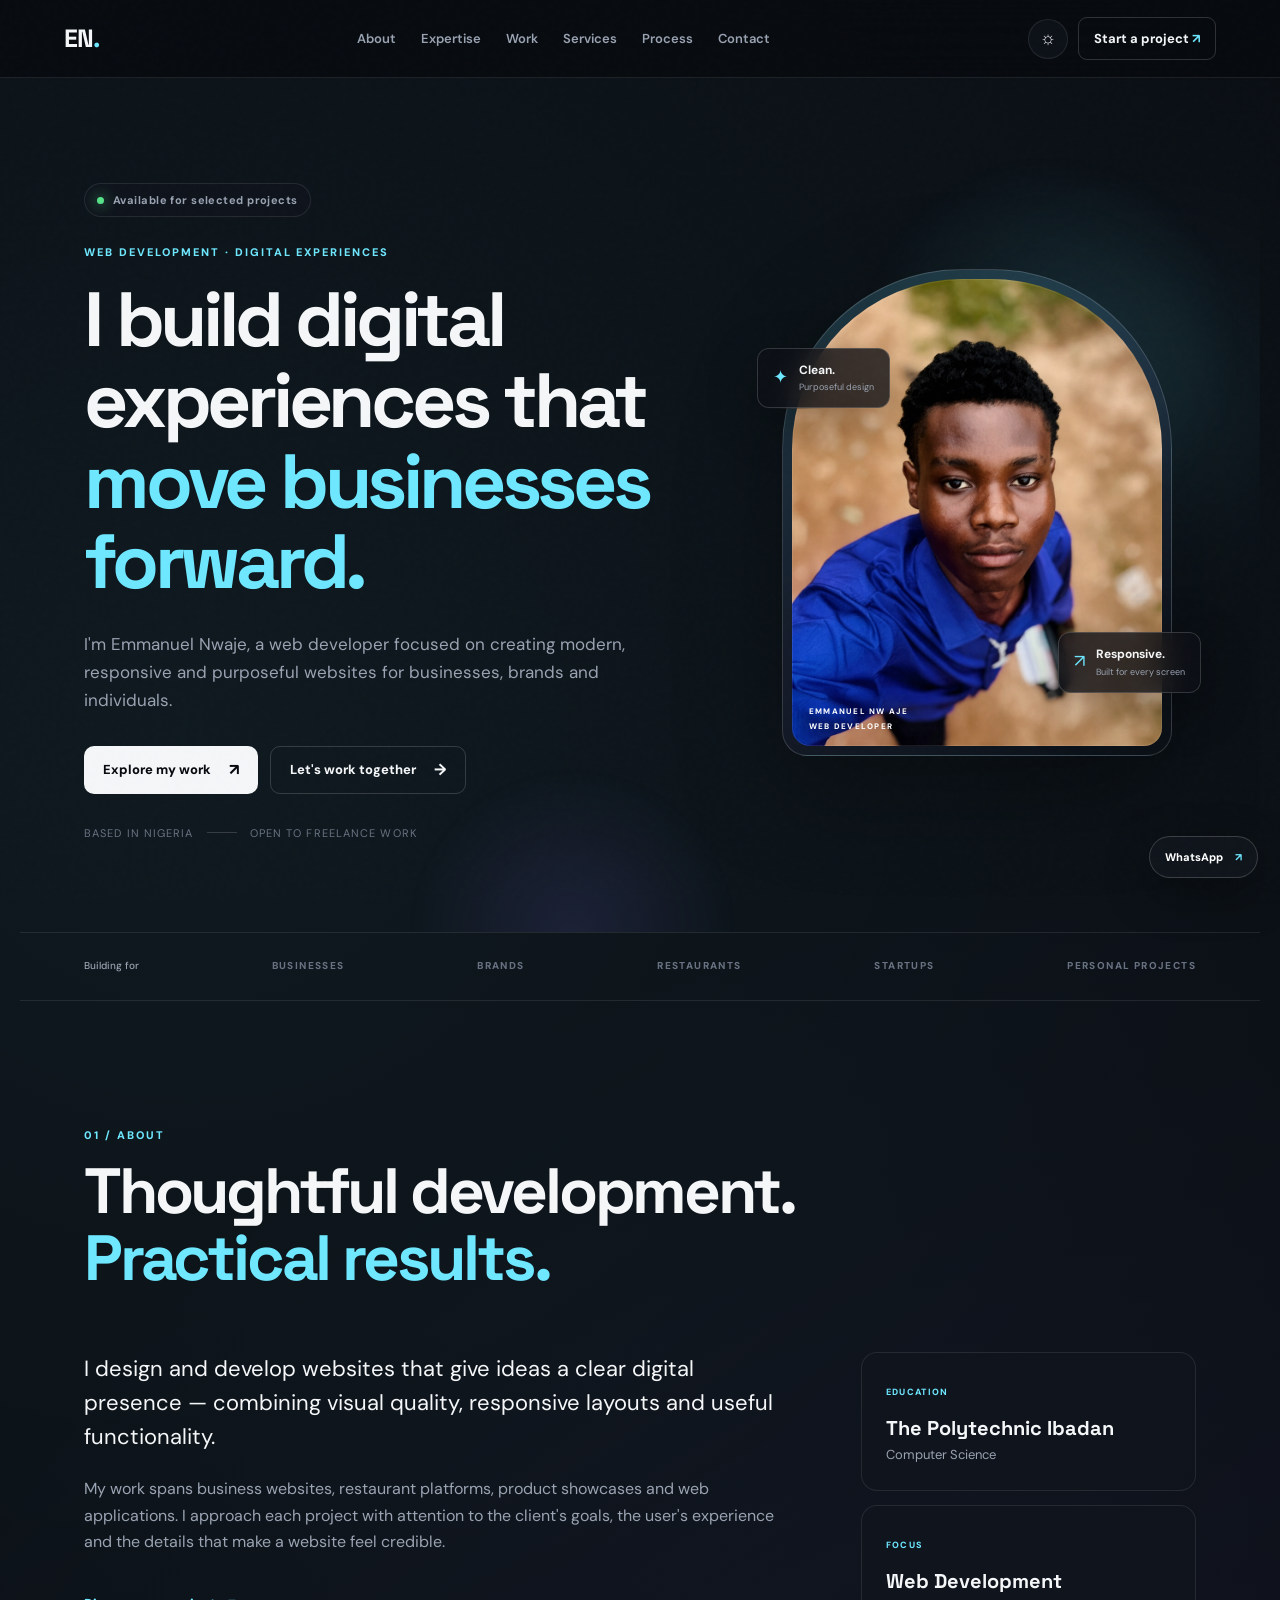
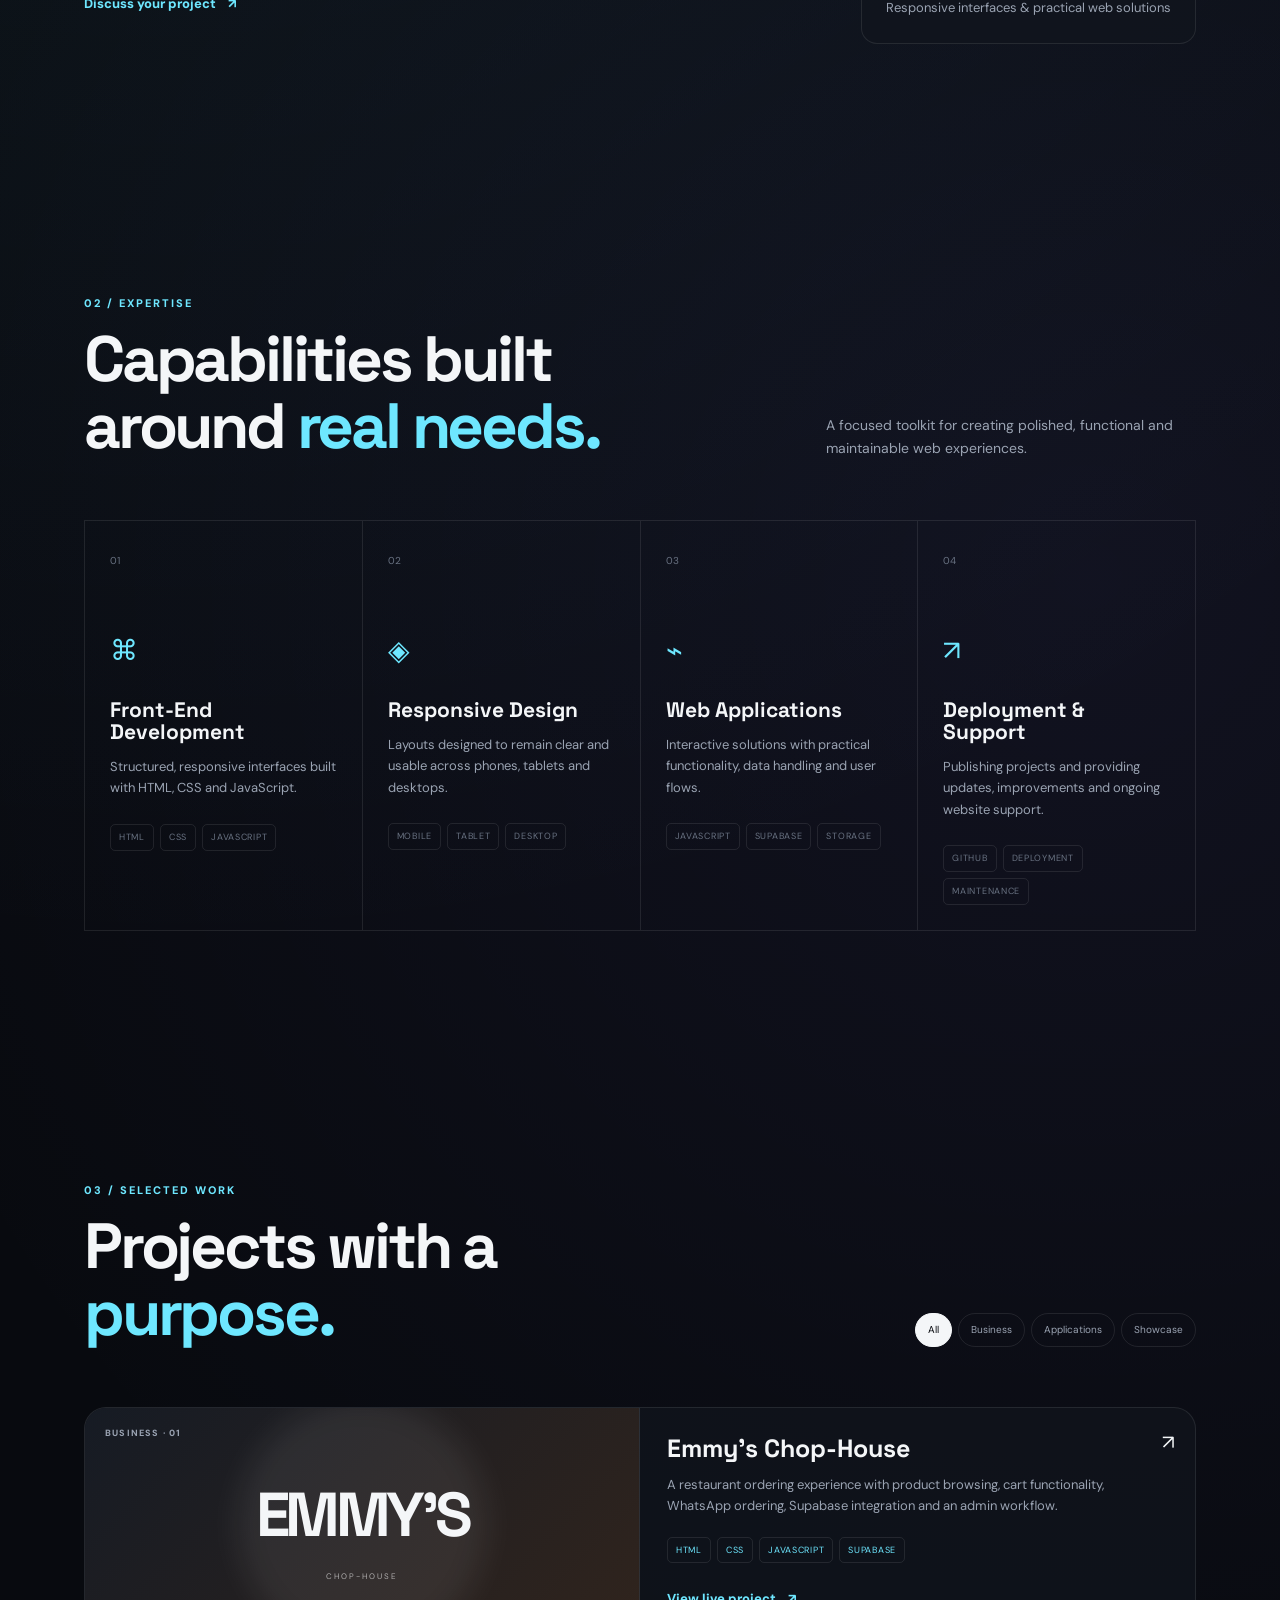
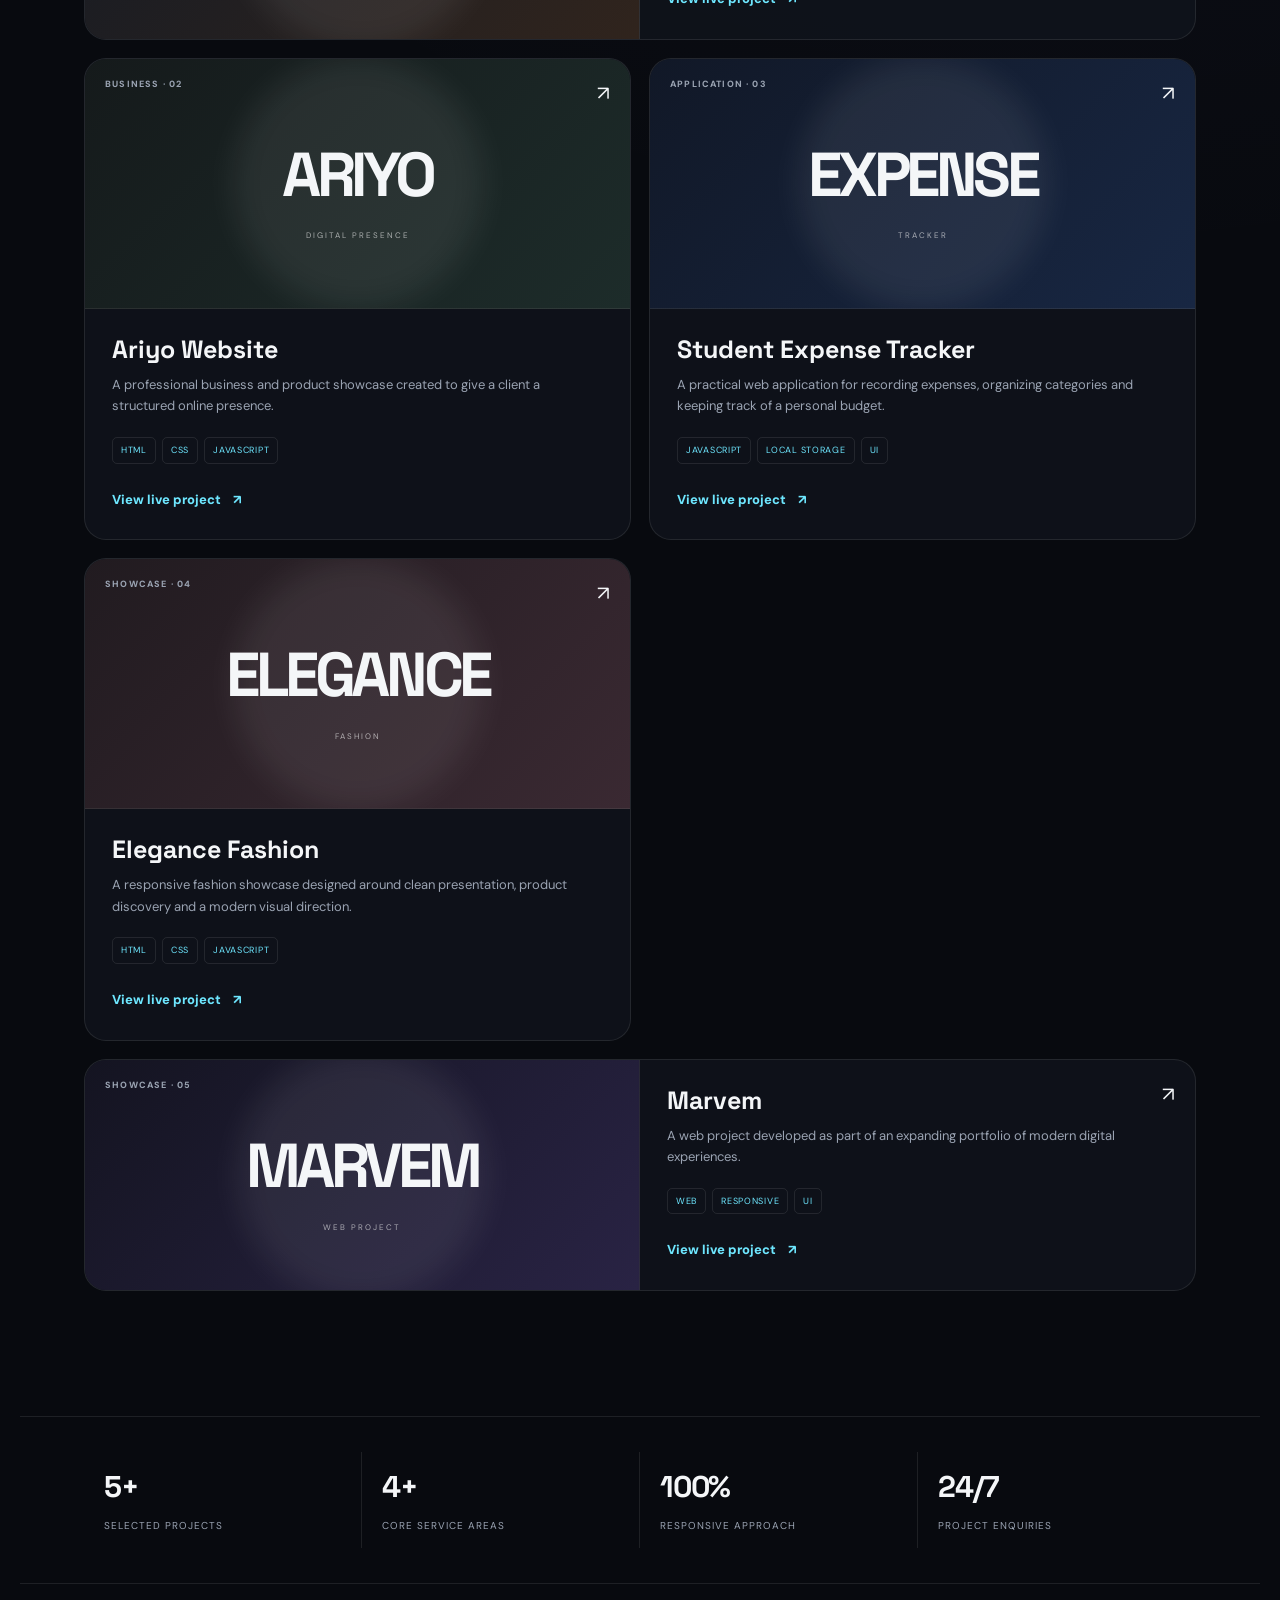
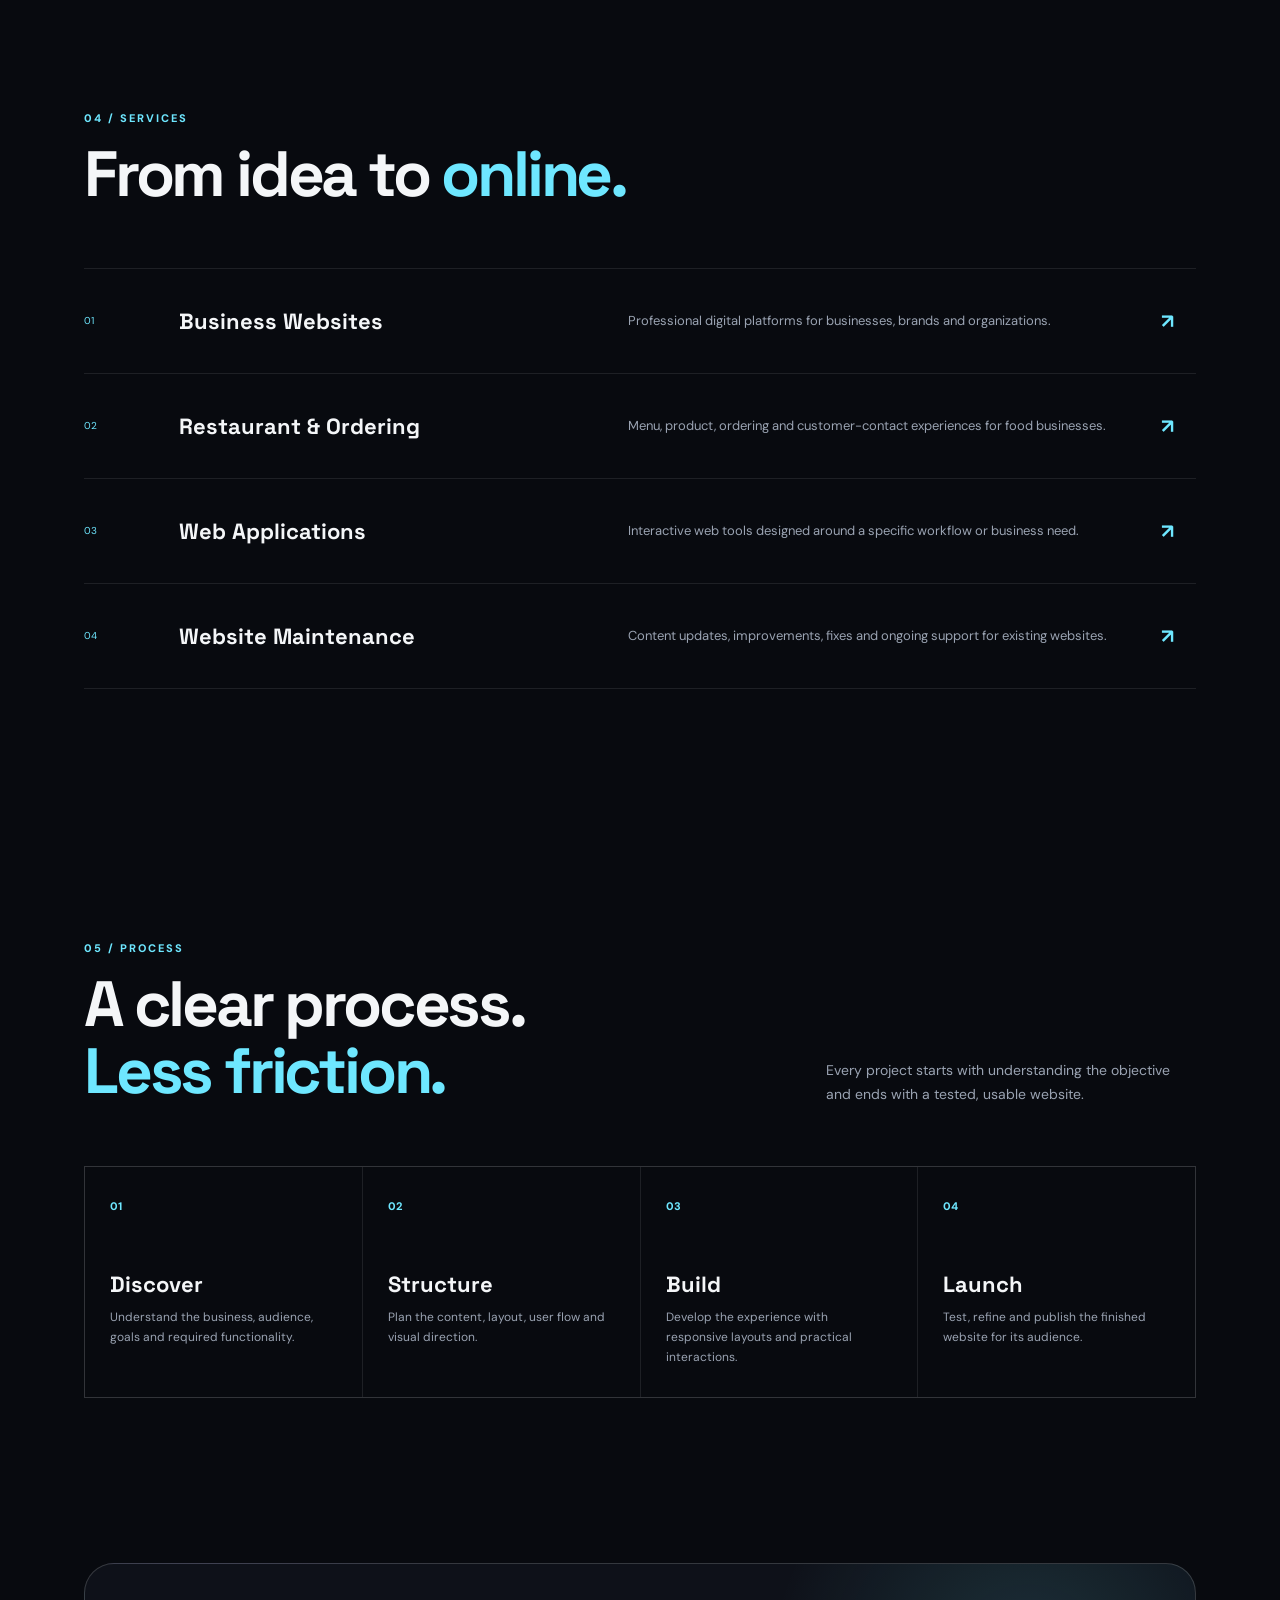
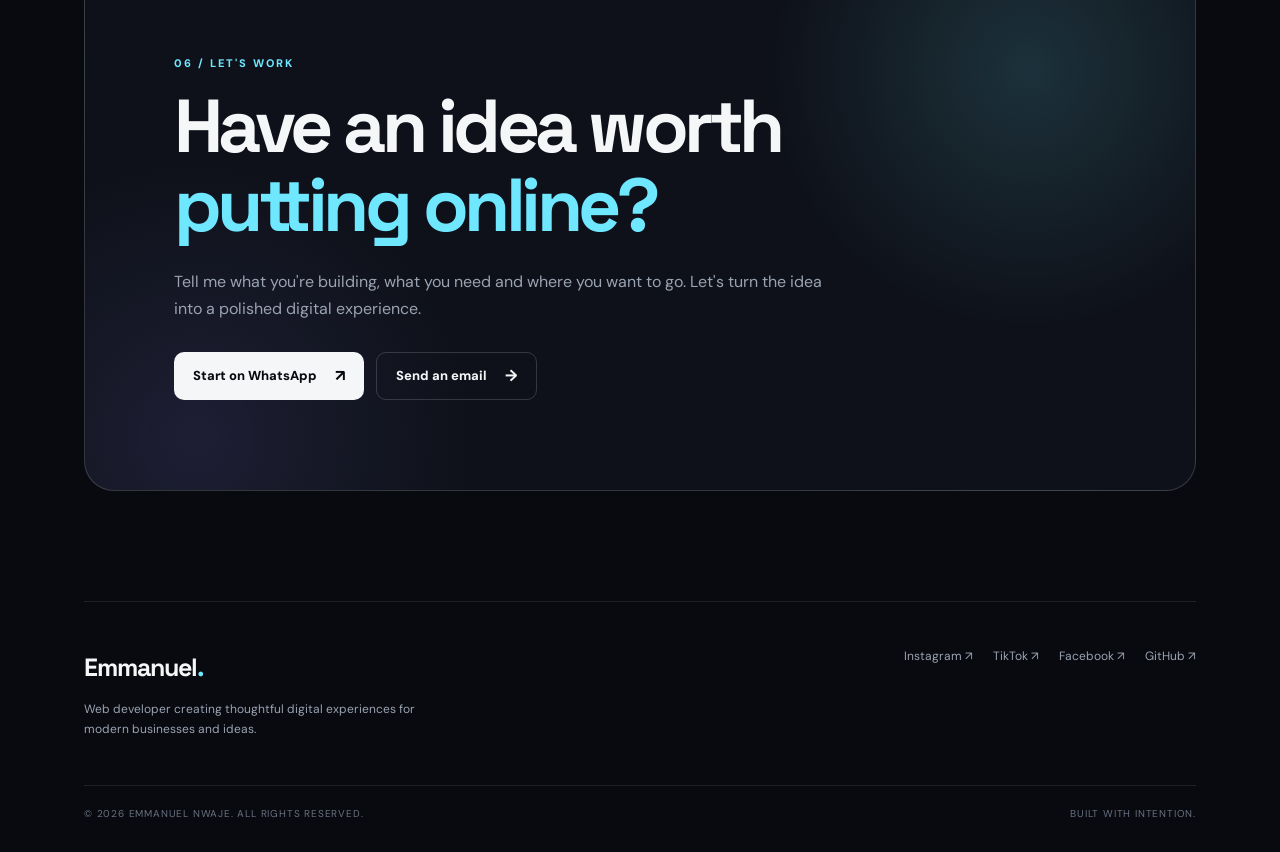
<file: index.html>
<!DOCTYPE html>
<html lang="en">
<head>
    <meta charset="UTF-8">
    <meta name="viewport" content="width=device-width, initial-scale=1.0">
    <meta name="description" content="Emmanuel Nwaje — Web developer creating modern, responsive digital experiences for businesses, brands and individuals.">
    <meta name="theme-color" content="#080a0f">
    <title>Emmanuel Nwaje | Web Developer</title>
    <link rel="preconnect" href="https://fonts.googleapis.com">
    <link rel="preconnect" href="https://fonts.gstatic.com" crossorigin>
    <link href="https://fonts.googleapis.com/css2?family=DM+Sans:wght@400;500;600;700&family=Space+Grotesk:wght@400;500;600;700&display=swap" rel="stylesheet">
    <link rel="stylesheet" href="style.css">
</head>
<body>

    <div class="site-noise"></div>

    <header class="header" id="top">
        <a href="#home" class="logo" aria-label="Emmanuel Nwaje home">
            EN<span>.</span>
        </a>

        <nav class="nav" id="nav">
            <a href="#about">About</a>
            <a href="#expertise">Expertise</a>
            <a href="#projects">Work</a>
            <a href="#services">Services</a>
            <a href="#process">Process</a>
            <a href="#contact">Contact</a>
        </nav>

        <div class="header-actions">
            <button class="theme-toggle" id="theme-toggle" aria-label="Toggle theme">☼</button>
            <a class="header-cta" href="#contact">Start a project <span>↗</span></a>
            <button class="menu-toggle" id="menu-toggle" aria-label="Open navigation" aria-expanded="false">
                <span></span><span></span><span></span>
            </button>
        </div>
    </header>

    <main>
        <section class="hero" id="home">
            <div class="hero-orb orb-one"></div>
            <div class="hero-orb orb-two"></div>

            <div class="hero-copy reveal">
                <div class="eyebrow"><span class="status-dot"></span> Available for selected projects</div>

                <p class="hero-kicker">WEB DEVELOPMENT · DIGITAL EXPERIENCES</p>

                <h1>I build digital experiences that <em>move businesses forward.</em></h1>

                <p class="hero-description">
                    I'm Emmanuel Nwaje, a web developer focused on creating modern,
                    responsive and purposeful websites for businesses, brands and individuals.
                </p>

                <div class="hero-actions">
                    <a href="#projects" class="btn btn-primary">Explore my work <span>↗</span></a>
                    <a href="#contact" class="btn btn-ghost">Let's work together <span>→</span></a>
                </div>

                <div class="hero-meta">
                    <span>Based in Nigeria</span>
                    <span class="meta-line"></span>
                    <span>Open to freelance work</span>
                </div>
            </div>

            <div class="hero-visual reveal reveal-delay">
                <div class="portrait-frame">
                    <div class="portrait-glow"></div>
                    <img src="images/profile.jpg" alt="Portrait of Emmanuel Nwaje">
                    <div class="portrait-label">
                        <span>EMMANUEL NW AJE</span>
                        <span>WEB DEVELOPER</span>
                    </div>
                </div>
                <div class="floating-card card-top">
                    <span class="mini-icon">✦</span>
                    <div><strong>Clean.</strong><small>Purposeful design</small></div>
                </div>
                <div class="floating-card card-bottom">
                    <span class="mini-icon">↗</span>
                    <div><strong>Responsive.</strong><small>Built for every screen</small></div>
                </div>
            </div>
        </section>

        <section class="trust-strip reveal">
            <p>Building for</p>
            <span>BUSINESSES</span>
            <span>BRANDS</span>
            <span>RESTAURANTS</span>
            <span>STARTUPS</span>
            <span>PERSONAL PROJECTS</span>
        </section>

        <section class="section about-section" id="about">
            <div class="section-heading reveal">
                <p class="section-label">01 / ABOUT</p>
                <h2>Thoughtful development.<br><em>Practical results.</em></h2>
            </div>

            <div class="about-grid">
                <div class="about-main reveal">
                    <p class="lead">
                        I design and develop websites that give ideas a clear digital presence —
                        combining visual quality, responsive layouts and useful functionality.
                    </p>
                    <p>
                        My work spans business websites, restaurant platforms, product showcases
                        and web applications. I approach each project with attention to the
                        client's goals, the user's experience and the details that make a website
                        feel credible.
                    </p>
                    <a class="text-link" href="#contact">Discuss your project <span>↗</span></a>
                </div>

                <div class="about-side reveal">
                    <div class="info-card">
                        <span class="card-index">EDUCATION</span>
                        <h3>The Polytechnic Ibadan</h3>
                        <p>Computer Science</p>
                    </div>
                    <div class="info-card">
                        <span class="card-index">FOCUS</span>
                        <h3>Web Development</h3>
                        <p>Responsive interfaces & practical web solutions</p>
                    </div>
                </div>
            </div>
        </section>

        <section class="section expertise-section" id="expertise">
            <div class="section-heading split-heading reveal">
                <div>
                    <p class="section-label">02 / EXPERTISE</p>
                    <h2>Capabilities built<br>around <em>real needs.</em></h2>
                </div>
                <p class="heading-note">A focused toolkit for creating polished, functional and maintainable web experiences.</p>
            </div>

            <div class="expertise-grid">
                <article class="expertise-card reveal">
                    <span class="expertise-number">01</span>
                    <div class="expertise-icon">⌘</div>
                    <h3>Front-End Development</h3>
                    <p>Structured, responsive interfaces built with HTML, CSS and JavaScript.</p>
                    <div class="tech-row"><span>HTML</span><span>CSS</span><span>JavaScript</span></div>
                </article>

                <article class="expertise-card reveal">
                    <span class="expertise-number">02</span>
                    <div class="expertise-icon">◈</div>
                    <h3>Responsive Design</h3>
                    <p>Layouts designed to remain clear and usable across phones, tablets and desktops.</p>
                    <div class="tech-row"><span>Mobile</span><span>Tablet</span><span>Desktop</span></div>
                </article>

                <article class="expertise-card reveal">
                    <span class="expertise-number">03</span>
                    <div class="expertise-icon">⌁</div>
                    <h3>Web Applications</h3>
                    <p>Interactive solutions with practical functionality, data handling and user flows.</p>
                    <div class="tech-row"><span>JavaScript</span><span>Supabase</span><span>Storage</span></div>
                </article>

                <article class="expertise-card reveal">
                    <span class="expertise-number">04</span>
                    <div class="expertise-icon">↗</div>
                    <h3>Deployment & Support</h3>
                    <p>Publishing projects and providing updates, improvements and ongoing website support.</p>
                    <div class="tech-row"><span>GitHub</span><span>Deployment</span><span>Maintenance</span></div>
                </article>
            </div>
        </section>

        <section class="section projects-section" id="projects">
            <div class="section-heading split-heading reveal">
                <div>
                    <p class="section-label">03 / SELECTED WORK</p>
                    <h2>Projects with a<br><em>purpose.</em></h2>
                </div>
                <div class="project-filter" role="group" aria-label="Project filters">
                    <button class="filter active" data-filter="all">All</button>
                    <button class="filter" data-filter="business">Business</button>
                    <button class="filter" data-filter="app">Applications</button>
                    <button class="filter" data-filter="showcase">Showcase</button>
                </div>
            </div>

            <div class="projects-grid">
                <article class="project-card featured reveal" data-category="business">
                    <div class="project-top">
                        <span class="project-type">BUSINESS · 01</span>
                        <a href="https://emmanuelnwaje-beep.github.io/emmys-chop-house/" target="_blank" rel="noopener" aria-label="Open Emmy's Chop-House">↗</a>
                    </div>
                    <div class="project-visual project-food">
                        <span>EMMY'S</span><small>CHOP-HOUSE</small>
                    </div>
                    <div class="project-content">
                        <h3>Emmy's Chop-House</h3>
                        <p>A restaurant ordering experience with product browsing, cart functionality, WhatsApp ordering, Supabase integration and an admin workflow.</p>
                        <div class="project-tags"><span>HTML</span><span>CSS</span><span>JavaScript</span><span>Supabase</span></div>
                        <a href="https://emmanuelnwaje-beep.github.io/emmys-chop-house/" target="_blank" rel="noopener" class="project-link">View live project <span>↗</span></a>
                    </div>
                </article>

                <article class="project-card reveal" data-category="business">
                    <div class="project-top">
                        <span class="project-type">BUSINESS · 02</span>
                        <a href="https://emmanuelnwaje-beep.github.io/ariyo-website-new/" target="_blank" rel="noopener" aria-label="Open Ariyo website">↗</a>
                    </div>
                    <div class="project-visual project-ariyo">
                        <span>ARIYO</span><small>DIGITAL PRESENCE</small>
                    </div>
                    <div class="project-content">
                        <h3>Ariyo Website</h3>
                        <p>A professional business and product showcase created to give a client a structured online presence.</p>
                        <div class="project-tags"><span>HTML</span><span>CSS</span><span>JavaScript</span></div>
                        <a href="https://emmanuelnwaje-beep.github.io/ariyo-website-new/" target="_blank" rel="noopener" class="project-link">View live project <span>↗</span></a>
                    </div>
                </article>

                <article class="project-card reveal" data-category="app">
                    <div class="project-top">
                        <span class="project-type">APPLICATION · 03</span>
                        <a href="https://emmanuelnwaje-beep.github.io/student-expense-tracker/" target="_blank" rel="noopener" aria-label="Open expense tracker">↗</a>
                    </div>
                    <div class="project-visual project-expense">
                        <span>EXPENSE</span><small>TRACKER</small>
                    </div>
                    <div class="project-content">
                        <h3>Student Expense Tracker</h3>
                        <p>A practical web application for recording expenses, organizing categories and keeping track of a personal budget.</p>
                        <div class="project-tags"><span>JavaScript</span><span>Local Storage</span><span>UI</span></div>
                        <a href="https://emmanuelnwaje-beep.github.io/student-expense-tracker/" target="_blank" rel="noopener" class="project-link">View live project <span>↗</span></a>
                    </div>
                </article>

                <article class="project-card reveal" data-category="showcase">
                    <div class="project-top">
                        <span class="project-type">SHOWCASE · 04</span>
                        <a href="https://emmanuelnwaje-beep.github.io/elegance-fashion/" target="_blank" rel="noopener" aria-label="Open Elegance Fashion">↗</a>
                    </div>
                    <div class="project-visual project-fashion">
                        <span>ELEGANCE</span><small>FASHION</small>
                    </div>
                    <div class="project-content">
                        <h3>Elegance Fashion</h3>
                        <p>A responsive fashion showcase designed around clean presentation, product discovery and a modern visual direction.</p>
                        <div class="project-tags"><span>HTML</span><span>CSS</span><span>JavaScript</span></div>
                        <a href="https://emmanuelnwaje-beep.github.io/elegance-fashion/" target="_blank" rel="noopener" class="project-link">View live project <span>↗</span></a>
                    </div>
                </article>

                <article class="project-card featured reveal" data-category="showcase">
                    <div class="project-top">
                        <span class="project-type">SHOWCASE · 05</span>
                        <a href="https://emmanuelnwaje-beep.github.io/marvem/" target="_blank" rel="noopener" aria-label="Open Marvem">↗</a>
                    </div>
                    <div class="project-visual project-marvem">
                        <span>MARVEM</span><small>WEB PROJECT</small>
                    </div>
                    <div class="project-content">
                        <h3>Marvem</h3>
                        <p>A web project developed as part of an expanding portfolio of modern digital experiences.</p>
                        <div class="project-tags"><span>Web</span><span>Responsive</span><span>UI</span></div>
                        <a href="https://emmanuelnwaje-beep.github.io/marvem/" target="_blank" rel="noopener" class="project-link">View live project <span>↗</span></a>
                    </div>
                </article>
            </div>
        </section>

        <section class="stats-section reveal">
            <div class="stat"><strong data-count="5">0</strong><span>Selected projects</span></div>
            <div class="stat"><strong data-count="4">0</strong><span>Core service areas</span></div>
            <div class="stat"><strong>100%</strong><span>Responsive approach</span></div>
            <div class="stat"><strong>24/7</strong><span>Project enquiries</span></div>
        </section>

        <section class="section services-section" id="services">
            <div class="section-heading reveal">
                <p class="section-label">04 / SERVICES</p>
                <h2>From idea to <em>online.</em></h2>
            </div>

            <div class="services-list">
                <div class="service-row reveal">
                    <span>01</span><h3>Business Websites</h3><p>Professional digital platforms for businesses, brands and organizations.</p><b>↗</b>
                </div>
                <div class="service-row reveal">
                    <span>02</span><h3>Restaurant & Ordering</h3><p>Menu, product, ordering and customer-contact experiences for food businesses.</p><b>↗</b>
                </div>
                <div class="service-row reveal">
                    <span>03</span><h3>Web Applications</h3><p>Interactive web tools designed around a specific workflow or business need.</p><b>↗</b>
                </div>
                <div class="service-row reveal">
                    <span>04</span><h3>Website Maintenance</h3><p>Content updates, improvements, fixes and ongoing support for existing websites.</p><b>↗</b>
                </div>
            </div>
        </section>

        <section class="section process-section" id="process">
            <div class="section-heading split-heading reveal">
                <div>
                    <p class="section-label">05 / PROCESS</p>
                    <h2>A clear process.<br><em>Less friction.</em></h2>
                </div>
                <p class="heading-note">Every project starts with understanding the objective and ends with a tested, usable website.</p>
            </div>

            <div class="process-grid">
                <div class="process-step reveal"><span>01</span><h3>Discover</h3><p>Understand the business, audience, goals and required functionality.</p></div>
                <div class="process-step reveal"><span>02</span><h3>Structure</h3><p>Plan the content, layout, user flow and visual direction.</p></div>
                <div class="process-step reveal"><span>03</span><h3>Build</h3><p>Develop the experience with responsive layouts and practical interactions.</p></div>
                <div class="process-step reveal"><span>04</span><h3>Launch</h3><p>Test, refine and publish the finished website for its audience.</p></div>
            </div>
        </section>

        <section class="cta-section reveal" id="contact">
            <div class="cta-inner">
                <p class="section-label">06 / LET'S WORK</p>
                <h2>Have an idea worth<br><em>putting online?</em></h2>
                <p>Tell me what you're building, what you need and where you want to go. Let's turn the idea into a polished digital experience.</p>
                <div class="cta-actions">
                    <a class="btn btn-primary" href="https://wa.me/2349060256867?text=Hello%20Emmanuel%2C%20I%20found%20your%20portfolio%20and%20I%27d%20like%20to%20discuss%20a%20website%20project." target="_blank" rel="noopener">Start on WhatsApp <span>↗</span></a>
                    <a class="btn btn-ghost" href="mailto:emmanuelnwaje@gmail.com">Send an email <span>→</span></a>
                </div>
            </div>
        </section>
    </main>

    <footer class="footer">
        <div class="footer-top">
            <div>
                <a href="#home" class="footer-logo">Emmanuel<span>.</span></a>
                <p>Web developer creating thoughtful digital experiences for modern businesses and ideas.</p>
            </div>
            <div class="social-links">
                <a href="https://www.instagram.com/emmy.dc.785?stkn=MTNtYXBkNHhvMHVvNA==" target="_blank" rel="noopener">Instagram ↗</a>
                <a href="https://www.tiktok.com/@nwajeemmanuel" target="_blank" rel="noopener">TikTok ↗</a>
                <a href="https://www.facebook.com/profile.php?id=61594553050964" target="_blank" rel="noopener">Facebook ↗</a>
                <a href="https://github.com/emmanuelnwaje-beep" target="_blank" rel="noopener">GitHub ↗</a>
            </div>
        </div>
        <div class="footer-bottom">
            <span>© 2026 Emmanuel Nwaje. All rights reserved.</span>
            <span>Built with intention.</span>
        </div>
    </footer>

    <a class="floating-contact" href="https://wa.me/2349060256867?text=Hello%20Emmanuel%2C%20I%20found%20your%20portfolio." target="_blank" rel="noopener" aria-label="Contact Emmanuel on WhatsApp">
        <span>WhatsApp</span><b>↗</b>
    </a>

    <button class="back-top" id="back-top" aria-label="Back to top">↑</button>

    <script src="script.js"></script>
</body>
</html>
</file>
<file: style.css>
* {
    margin: 0;
    padding: 0;
    box-sizing: border-box;
}

:root {
    --bg: #080a0f;
    --bg-soft: #0d1017;
    --card: rgba(17, 21, 30, 0.72);
    --card-solid: #11151e;
    --line: rgba(255,255,255,.09);
    --line-strong: rgba(255,255,255,.16);
    --text: #f4f6f8;
    --muted: #9aa3b2;
    --muted-2: #697282;
    --accent: #6ee7ff;
    --accent-2: #8b7cff;
    --accent-soft: rgba(110,231,255,.1);
    --max: 1240px;
    --radius: 22px;
}

html { scroll-behavior: smooth; }

body {
    font-family: "DM Sans", Arial, sans-serif;
    background:
        radial-gradient(circle at 15% 10%, rgba(110,231,255,.07), transparent 28%),
        radial-gradient(circle at 85% 30%, rgba(139,124,255,.07), transparent 25%),
        var(--bg);
    color: var(--text);
    line-height: 1.65;
    overflow-x: hidden;
}

body.light {
    --bg: #f5f7fa;
    --bg-soft: #eef1f5;
    --card: rgba(255,255,255,.78);
    --card-solid: #fff;
    --line: rgba(10,15,25,.1);
    --line-strong: rgba(10,15,25,.18);
    --text: #11151d;
    --muted: #596273;
    --muted-2: #7a8391;
    --accent: #087e9c;
    --accent-2: #6554d9;
    --accent-soft: rgba(8,126,156,.08);
    background: var(--bg);
}

button, a { font: inherit; }
a { color: inherit; }
button { color: inherit; }

.site-noise {
    position: fixed;
    inset: 0;
    pointer-events: none;
    opacity: .025;
    z-index: 10000;
    background-image: url("data:image/svg+xml,%3Csvg viewBox='0 0 180 180' xmlns='http://www.w3.org/2000/svg'%3E%3Cfilter id='n'%3E%3CfeTurbulence type='fractalNoise' baseFrequency='.9' numOctaves='4' stitchTiles='stitch'/%3E%3C/filter%3E%3Crect width='100%25' height='100%25' filter='url(%23n)' opacity='.55'/%3E%3C/svg%3E");
}

.header {
    position: sticky;
    top: 0;
    z-index: 9000;
    width: 100%;
    min-height: 78px;
    padding: 0 max(5%, calc((100vw - var(--max))/2));
    display: flex;
    align-items: center;
    justify-content: space-between;
    gap: 25px;
    border-bottom: 1px solid var(--line);
    background: rgba(8,10,15,.72);
    backdrop-filter: blur(20px);
}

.light .header { background: rgba(245,247,250,.78); }

.logo, .footer-logo {
    font-family: "Space Grotesk", sans-serif;
    font-weight: 700;
    text-decoration: none;
    letter-spacing: -.04em;
}

.logo { font-size: 25px; }
.logo span, .footer-logo span { color: var(--accent); }

.nav {
    display: flex;
    align-items: center;
    gap: 25px;
}

.nav a {
    color: var(--muted);
    text-decoration: none;
    font-size: 13px;
    font-weight: 600;
    transition: .25s;
}

.nav a:hover, .nav a.active { color: var(--text); }

.header-actions {
    display: flex;
    align-items: center;
    gap: 10px;
}

.theme-toggle, .menu-toggle {
    border: 1px solid var(--line);
    background: var(--card);
    width: 40px;
    height: 40px;
    border-radius: 50%;
    cursor: pointer;
}

.theme-toggle { font-size: 18px; }

.header-cta {
    text-decoration: none;
    border: 1px solid var(--line-strong);
    padding: 10px 15px;
    border-radius: 9px;
    font-size: 13px;
    font-weight: 700;
    transition: .25s;
}

.header-cta:hover {
    border-color: var(--accent);
    color: var(--accent);
}

.header-cta span { color: var(--accent); }

.menu-toggle { display: none; flex-direction: column; justify-content: center; gap: 4px; padding: 10px; }
.menu-toggle span { display: block; width: 18px; height: 2px; background: currentColor; }

.hero {
    position: relative;
    min-height: 720px;
    max-width: var(--max);
    margin: auto;
    padding: 105px 5% 90px;
    display: grid;
    grid-template-columns: 1.15fr .85fr;
    align-items: center;
    gap: 80px;
    overflow: hidden;
}

.hero-orb {
    position: absolute;
    border-radius: 50%;
    filter: blur(1px);
    pointer-events: none;
}

.orb-one {
    width: 420px;
    height: 420px;
    right: 0;
    top: 60px;
    background: radial-gradient(circle, rgba(110,231,255,.13), transparent 65%);
}

.orb-two {
    width: 360px;
    height: 360px;
    left: 30%;
    bottom: -180px;
    background: radial-gradient(circle, rgba(139,124,255,.12), transparent 65%);
}

.hero-copy { position: relative; z-index: 2; }

.eyebrow {
    display: inline-flex;
    align-items: center;
    gap: 9px;
    border: 1px solid var(--line);
    background: var(--card);
    padding: 7px 12px;
    border-radius: 50px;
    color: var(--muted);
    font-size: 11px;
    font-weight: 700;
    letter-spacing: .04em;
    margin-bottom: 26px;
}

.status-dot {
    width: 7px;
    height: 7px;
    border-radius: 50%;
    background: #57e389;
    box-shadow: 0 0 14px #57e389;
}

.hero-kicker, .section-label {
    color: var(--accent);
    font-size: 11px;
    font-weight: 800;
    letter-spacing: .18em;
}

.hero-kicker { margin-bottom: 18px; }

h1, h2, h3 {
    font-family: "Space Grotesk", sans-serif;
    line-height: 1.05;
}

.hero h1 {
    max-width: 780px;
    font-size: clamp(48px, 6vw, 82px);
    letter-spacing: -.055em;
}

.hero h1 em, h2 em {
    color: var(--accent);
    font-style: normal;
}

.hero-description {
    max-width: 620px;
    margin: 28px 0 32px;
    color: var(--muted);
    font-size: 17px;
}

.hero-actions, .cta-actions {
    display: flex;
    flex-wrap: wrap;
    gap: 12px;
}

.btn {
    display: inline-flex;
    align-items: center;
    justify-content: center;
    gap: 18px;
    min-height: 48px;
    padding: 0 19px;
    border-radius: 10px;
    text-decoration: none;
    font-size: 13px;
    font-weight: 800;
    transition: .3s;
}

.btn span { font-size: 16px; }
.btn-primary { background: var(--text); color: var(--bg); }
.btn-primary:hover { transform: translateY(-3px); box-shadow: 0 12px 35px rgba(110,231,255,.15); }
.btn-ghost { border: 1px solid var(--line-strong); color: var(--text); }
.btn-ghost:hover { border-color: var(--accent); color: var(--accent); transform: translateY(-3px); }

.hero-meta {
    display: flex;
    align-items: center;
    gap: 13px;
    color: var(--muted-2);
    font-size: 11px;
    margin-top: 30px;
    text-transform: uppercase;
    letter-spacing: .1em;
}
.meta-line { width: 30px; height: 1px; background: var(--line-strong); }

.hero-visual {
    position: relative;
    min-height: 490px;
    display: grid;
    place-items: center;
}

.portrait-frame {
    width: min(390px, 78vw);
    aspect-ratio: 4 / 5;
    position: relative;
    border-radius: 180px 180px 25px 25px;
    padding: 9px;
    border: 1px solid var(--line-strong);
    background: linear-gradient(145deg, rgba(110,231,255,.2), rgba(139,124,255,.07) 50%, transparent);
    box-shadow: 0 30px 100px rgba(0,0,0,.35);
}

.portrait-frame::before {
    content: "";
    position: absolute;
    inset: 9px;
    border: 1px solid var(--line);
    border-radius: 172px 172px 18px 18px;
    pointer-events: none;
    z-index: 2;
}

.portrait-frame img {
    width: 100%;
    height: 100%;
    object-fit: cover;
    border-radius: 170px 170px 18px 18px;
    display: block;
    filter: saturate(.85) contrast(1.03);
}

.portrait-glow {
    position: absolute;
    width: 160px;
    height: 160px;
    border-radius: 50%;
    background: var(--accent);
    filter: blur(90px);
    opacity: .18;
    right: -60px;
    top: 50px;
}

.portrait-label {
    position: absolute;
    left: 26px;
    bottom: 22px;
    z-index: 3;
    display: grid;
    gap: 2px;
    font-size: 8px;
    letter-spacing: .16em;
    font-weight: 800;
    color: #fff;
}

.floating-card {
    position: absolute;
    display: flex;
    align-items: center;
    gap: 11px;
    padding: 12px 15px;
    border: 1px solid var(--line-strong);
    background: rgba(13,16,23,.78);
    backdrop-filter: blur(15px);
    border-radius: 12px;
    box-shadow: 0 15px 50px rgba(0,0,0,.3);
    z-index: 4;
}

.floating-card strong { display: block; font-size: 12px; }
.floating-card small { display: block; color: var(--muted); font-size: 9px; }
.mini-icon { color: var(--accent); font-size: 18px; }
.card-top { top: 80px; left: 0; }
.card-bottom { bottom: 65px; right: -5px; }

.trust-strip {
    max-width: var(--max);
    margin: 0 auto;
    padding: 25px 5%;
    border-top: 1px solid var(--line);
    border-bottom: 1px solid var(--line);
    display: flex;
    align-items: center;
    justify-content: space-between;
    gap: 25px;
    color: var(--muted-2);
    font-size: 10px;
    font-weight: 800;
    letter-spacing: .14em;
}
.trust-strip p { color: var(--muted); letter-spacing: 0; font-weight: 500; }

.section {
    max-width: var(--max);
    margin: auto;
    padding: 125px 5%;
}

.section-heading { margin-bottom: 60px; }
.section-heading h2 {
    margin-top: 14px;
    font-size: clamp(38px, 5vw, 64px);
    letter-spacing: -.05em;
}
.split-heading {
    display: flex;
    justify-content: space-between;
    align-items: end;
    gap: 50px;
}
.heading-note { max-width: 370px; color: var(--muted); font-size: 14px; }

.about-grid {
    display: grid;
    grid-template-columns: 1.35fr .65fr;
    gap: 80px;
}
.about-main { max-width: 700px; }
.about-main p { color: var(--muted); margin-bottom: 22px; }
.about-main .lead { color: var(--text); font-size: 22px; line-height: 1.55; }
.text-link, .project-link {
    display: inline-flex;
    gap: 12px;
    color: var(--accent);
    text-decoration: none;
    font-size: 13px;
    font-weight: 800;
    margin-top: 15px;
}
.text-link:hover, .project-link:hover { gap: 17px; }

.about-side { display: grid; gap: 14px; }
.info-card {
    padding: 24px;
    border: 1px solid var(--line);
    border-radius: 16px;
    background: var(--card);
}
.card-index { color: var(--accent); font-size: 9px; font-weight: 800; letter-spacing: .15em; }
.info-card h3 { margin: 15px 0 5px; font-size: 20px; }
.info-card p { color: var(--muted); font-size: 13px; }

.expertise-grid {
    display: grid;
    grid-template-columns: repeat(4, 1fr);
    border-top: 1px solid var(--line);
    border-left: 1px solid var(--line);
}
.expertise-card {
    min-height: 310px;
    padding: 25px;
    position: relative;
    border-right: 1px solid var(--line);
    border-bottom: 1px solid var(--line);
    transition: .35s;
}
.expertise-card:hover { background: var(--card); transform: translateY(-4px); }
.expertise-number { color: var(--muted-2); font-size: 10px; }
.expertise-icon { color: var(--accent); font-size: 28px; margin: 55px 0 25px; }
.expertise-card h3 { font-size: 21px; margin-bottom: 13px; }
.expertise-card p { color: var(--muted); font-size: 13px; }
.tech-row { display: flex; flex-wrap: wrap; gap: 6px; margin-top: 25px; }
.tech-row span, .project-tags span {
    padding: 5px 8px;
    border: 1px solid var(--line);
    border-radius: 5px;
    color: var(--muted-2);
    font-size: 9px;
    text-transform: uppercase;
    letter-spacing: .08em;
}

.project-filter { display: flex; flex-wrap: wrap; gap: 6px; }
.filter {
    border: 1px solid var(--line);
    background: transparent;
    color: var(--muted);
    border-radius: 50px;
    padding: 8px 12px;
    font-size: 10px;
    cursor: pointer;
}
.filter.active, .filter:hover { background: var(--text); color: var(--bg); border-color: var(--text); }

.projects-grid {
    display: grid;
    grid-template-columns: repeat(2, 1fr);
    gap: 18px;
}
.project-card {
    border: 1px solid var(--line);
    border-radius: var(--radius);
    overflow: hidden;
    background: var(--card);
    transition: .35s;
}
.project-card:hover { transform: translateY(-7px); border-color: var(--line-strong); box-shadow: 0 20px 70px rgba(0,0,0,.2); }
.project-card.featured { grid-column: span 2; display: grid; grid-template-columns: 1fr 1fr; }
.project-card.hidden { display: none; }
.project-top {
    position: absolute;
    z-index: 2;
    width: 100%;
    padding: 18px 20px;
    display: flex;
    justify-content: space-between;
    pointer-events: none;
}
.project-top a { pointer-events: auto; text-decoration: none; color: var(--text); font-size: 20px; }
.project-type { font-size: 9px; letter-spacing: .13em; color: var(--muted); font-weight: 800; }
.project-visual {
    min-height: 250px;
    display: flex;
    flex-direction: column;
    justify-content: center;
    align-items: center;
    position: relative;
    overflow: hidden;
    border-bottom: 1px solid var(--line);
}
.project-card.featured .project-visual { min-height: 100%; border-bottom: 0; border-right: 1px solid var(--line); }
.project-visual::before {
    content: "";
    position: absolute;
    width: 250px;
    height: 250px;
    border-radius: 50%;
    background: rgba(255,255,255,.07);
    filter: blur(15px);
}
.project-visual span { position: relative; font-family: "Space Grotesk"; font-size: clamp(32px, 5vw, 62px); font-weight: 700; letter-spacing: -.07em; }
.project-visual small { position: relative; font-size: 8px; letter-spacing: .25em; color: rgba(255,255,255,.6); margin-top: 3px; }
.project-food { background: linear-gradient(135deg,#161b24,#30241d); }
.project-ariyo { background: linear-gradient(135deg,#151a1b,#1d2c2a); }
.project-expense { background: linear-gradient(135deg,#111827,#182743); }
.project-fashion { background: linear-gradient(135deg,#211b20,#3a2932); }
.project-marvem { background: linear-gradient(135deg,#141421,#292344); }

.project-content { padding: 27px; }
.project-content h3 { font-size: 25px; margin-bottom: 12px; }
.project-content p { color: var(--muted); font-size: 13px; margin-bottom: 20px; }
.project-tags { display: flex; flex-wrap: wrap; gap: 6px; }
.project-tags span { color: var(--accent); }
.project-link { margin-top: 25px; }

.stats-section {
    max-width: var(--max);
    margin: 0 auto;
    padding: 35px 5%;
    display: grid;
    grid-template-columns: repeat(4,1fr);
    border-top: 1px solid var(--line);
    border-bottom: 1px solid var(--line);
}
.stat { padding: 10px 20px; border-right: 1px solid var(--line); }
.stat:last-child { border-right: 0; }
.stat strong { display: block; font-family: "Space Grotesk"; font-size: 30px; letter-spacing: -.04em; }
.stat span { color: var(--muted); font-size: 10px; text-transform: uppercase; letter-spacing: .1em; }

.services-list { border-top: 1px solid var(--line); }
.service-row {
    display: grid;
    grid-template-columns: 70px 1fr 1.2fr 35px;
    align-items: center;
    gap: 25px;
    min-height: 105px;
    border-bottom: 1px solid var(--line);
    transition: .3s;
}
.service-row:hover { padding-left: 12px; background: linear-gradient(90deg,var(--accent-soft),transparent); }
.service-row > span { color: var(--accent); font-size: 10px; }
.service-row h3 { font-size: 22px; }
.service-row p { color: var(--muted); font-size: 13px; }
.service-row b { color: var(--accent); font-size: 20px; }

.process-grid {
    display: grid;
    grid-template-columns: repeat(4,1fr);
    gap: 1px;
    background: var(--line);
    border: 1px solid var(--line);
}
.process-step { background: var(--bg); min-height: 230px; padding: 25px; }
.process-step span { color: var(--accent); font-size: 11px; font-weight: 800; }
.process-step h3 { margin: 55px 0 12px; font-size: 22px; }
.process-step p { color: var(--muted); font-size: 12px; }

.cta-section { max-width: var(--max); margin: 40px auto 110px; padding: 0 5%; }
.cta-inner {
    position: relative;
    overflow: hidden;
    padding: 90px 8%;
    border: 1px solid var(--line-strong);
    border-radius: 30px;
    background:
        radial-gradient(circle at 85% 20%, rgba(110,231,255,.15), transparent 25%),
        radial-gradient(circle at 10% 90%, rgba(139,124,255,.12), transparent 25%),
        var(--card);
}
.cta-inner h2 { font-size: clamp(45px, 6vw, 75px); margin: 15px 0 25px; letter-spacing: -.06em; }
.cta-inner > p:not(.section-label) { max-width: 650px; color: var(--muted); margin-bottom: 30px; }

.footer { max-width: var(--max); margin: auto; padding: 0 5% 30px; }
.footer-top { padding: 45px 0; border-top: 1px solid var(--line); display: flex; justify-content: space-between; gap: 40px; }
.footer-logo { font-size: 25px; }
.footer-top p { max-width: 350px; color: var(--muted); font-size: 12px; margin-top: 12px; }
.social-links { display: flex; flex-wrap: wrap; gap: 20px; align-content: start; }
.social-links a { color: var(--muted); text-decoration: none; font-size: 12px; }
.social-links a:hover { color: var(--accent); }
.footer-bottom { padding-top: 20px; border-top: 1px solid var(--line); display: flex; justify-content: space-between; color: var(--muted-2); font-size: 10px; text-transform: uppercase; letter-spacing: .08em; }

.floating-contact {
    position: fixed;
    right: 22px;
    bottom: 22px;
    z-index: 8000;
    display: flex;
    align-items: center;
    gap: 12px;
    padding: 11px 15px;
    border: 1px solid rgba(255,255,255,.18);
    border-radius: 50px;
    background: #10151c;
    color: #fff;
    text-decoration: none;
    box-shadow: 0 15px 45px rgba(0,0,0,.35);
    font-size: 11px;
    font-weight: 800;
    transition: .3s;
}
.floating-contact:hover { transform: translateY(-4px); border-color: var(--accent); }
.floating-contact b { color: var(--accent); }

.back-top {
    position: fixed;
    right: 22px;
    bottom: 80px;
    z-index: 7000;
    width: 40px;
    height: 40px;
    border: 1px solid var(--line);
    border-radius: 50%;
    background: var(--card-solid);
    cursor: pointer;
    opacity: 0;
    pointer-events: none;
    transition: .3s;
}
.back-top.show { opacity: 1; pointer-events: auto; }

.reveal {
    opacity: 0;
    transform: translateY(24px);
    transition: opacity .8s ease, transform .8s ease;
}
.reveal.visible { opacity: 1; transform: translateY(0); }
.reveal-delay { transition-delay: .15s; }

@media (max-width: 1000px) {
    .nav { gap: 14px; }
    .nav a { font-size: 12px; }
    .hero { grid-template-columns: 1fr; text-align: center; }
    .hero-copy { display: flex; flex-direction: column; align-items: center; }
    .hero-visual { min-height: 430px; }
    .hero-meta { justify-content: center; }
    .expertise-grid { grid-template-columns: repeat(2,1fr); }
    .about-grid { grid-template-columns: 1fr; }
    .about-main { max-width: none; }
    .process-grid { grid-template-columns: repeat(2,1fr); }
}

@media (max-width: 760px) {
    .header { min-height: 68px; }
    .header-cta { display: none; }
    .menu-toggle { display: flex; }
    .nav {
        position: absolute;
        top: 68px;
        left: 5%;
        right: 5%;
        display: none;
        padding: 15px;
        flex-direction: column;
        align-items: stretch;
        background: var(--card-solid);
        border: 1px solid var(--line);
        border-radius: 15px;
    }
    .nav.open { display: flex; }
    .nav a { padding: 10px; }

    .hero { padding-top: 70px; min-height: auto; }
    .hero h1 { font-size: clamp(42px, 12vw, 60px); }
    .hero-description { font-size: 15px; }
    .hero-visual { min-height: 390px; }
    .portrait-frame { width: 285px; }
    .card-top { left: -5px; top: 50px; }
    .card-bottom { right: -5px; bottom: 35px; }
    .trust-strip { overflow: auto; justify-content: flex-start; white-space: nowrap; }
    .trust-strip span { flex: 0 0 auto; }

    .section { padding: 90px 5%; }
    .section-heading { margin-bottom: 40px; }
    .split-heading { display: block; }
    .heading-note { margin-top: 25px; }
    .projects-grid { grid-template-columns: 1fr; }
    .project-card.featured { grid-column: auto; display: block; }
    .project-card.featured .project-visual { min-height: 250px; border-right: 0; border-bottom: 1px solid var(--line); }
    .project-filter { margin-top: 25px; }

    .stats-section { grid-template-columns: repeat(2,1fr); gap: 15px 0; }
    .stat:nth-child(2) { border-right: 0; }
    .stat:nth-child(-n+2) { border-bottom: 1px solid var(--line); padding-bottom: 18px; }

    .service-row { grid-template-columns: 35px 1fr 25px; gap: 10px; padding: 20px 0; }
    .service-row p { grid-column: 2 / 3; }
    .process-grid { grid-template-columns: 1fr; }
    .process-step { min-height: 180px; }
    .process-step h3 { margin-top: 35px; }

    .cta-inner { padding: 60px 25px; }
    .cta-inner h2 { font-size: 44px; }
    .footer-top, .footer-bottom { flex-direction: column; }
    .social-links { gap: 12px 18px; }
    .floating-contact { right: 14px; bottom: 14px; }
}

@media (prefers-reduced-motion: reduce) {
    *, *::before, *::after {
        scroll-behavior: auto !important;
        transition-duration: .01ms !important;
        animation-duration: .01ms !important;
    }
}
</file>
